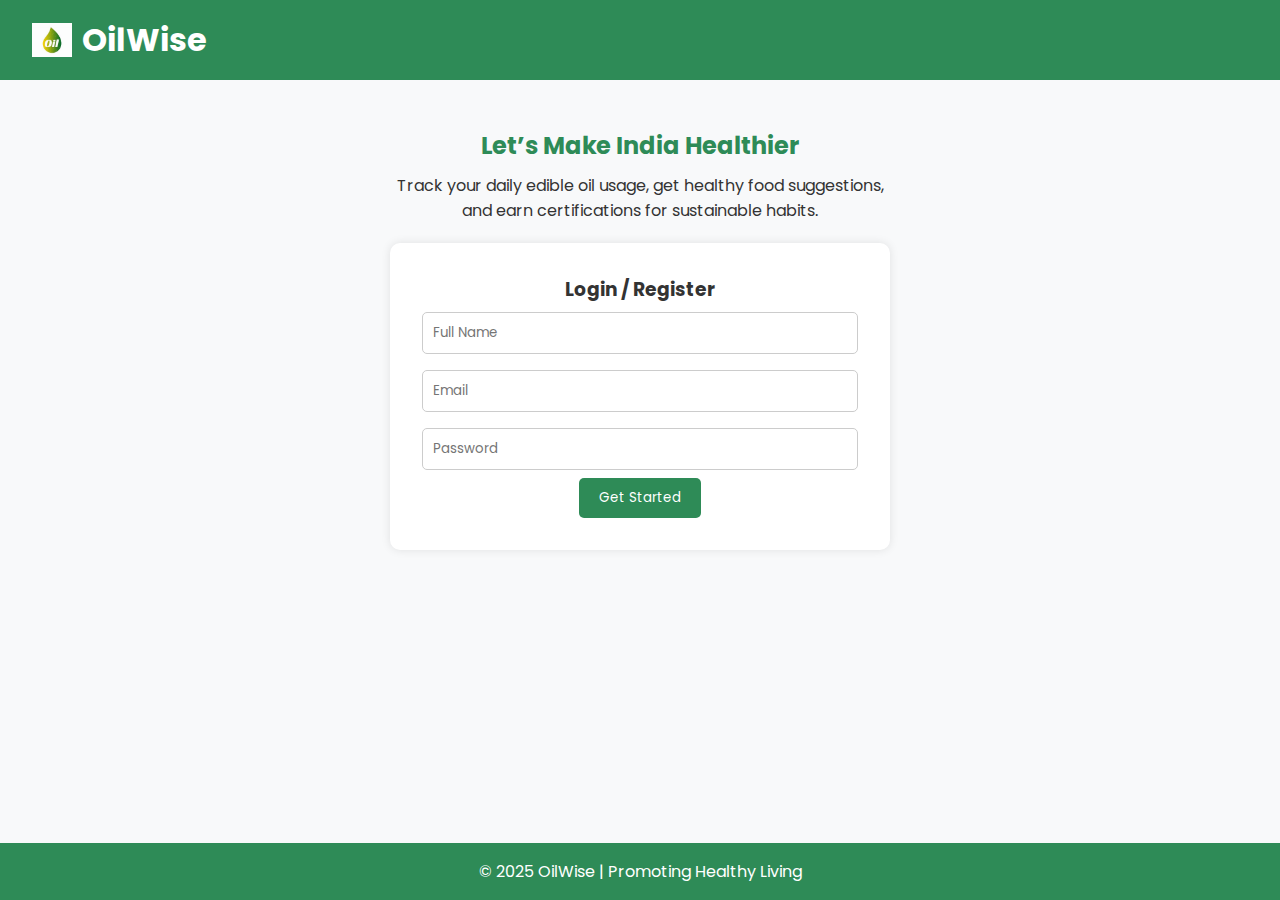
<file: oil-tracker-frontend/index.html>
<!DOCTYPE html>
<html lang="en">
<head>
  <meta charset="UTF-8">
  <meta name="viewport" content="width=device-width, initial-scale=1.0">
  <title>OilWise – Track & Reduce Edible Oil Use</title>
  <link rel="stylesheet" href="assets/css/style.css">
  <link href="https://fonts.googleapis.com/css2?family=Poppins:wght@400;600&display=swap" rel="stylesheet">
</head>
<body>

  <!-- Navbar -->
  <header class="navbar">
    <img src="assets/images/logo.png" alt="OilWise Logo" class="logo">
    <h1>OilWise</h1>
  </header>

  <!-- Main Content -->
  <main class="container">
    <section class="intro">
      <h2>Let’s Make India Healthier</h2>
      <p>Track your daily edible oil usage, get healthy food suggestions, and earn certifications for sustainable habits.</p>
    </section>

    <section class="login-box">
      <h3>Login / Register</h3>
      <form id="loginForm">
        <input type="text" id="name" placeholder="Full Name" required>
        <input type="email" id="email" placeholder="Email" required>
        <input type="password" id="password" placeholder="Password" required>
        <button type="submit" class="btn">Get Started</button>
      </form>
    </section>
  </main>

  <!-- Footer -->
  <footer class="footer">
    <p>© 2025 OilWise | Promoting Healthy Living</p>
  </footer>

  <script src="assets/js/main.js"></script>
</body>
</html>
</file>
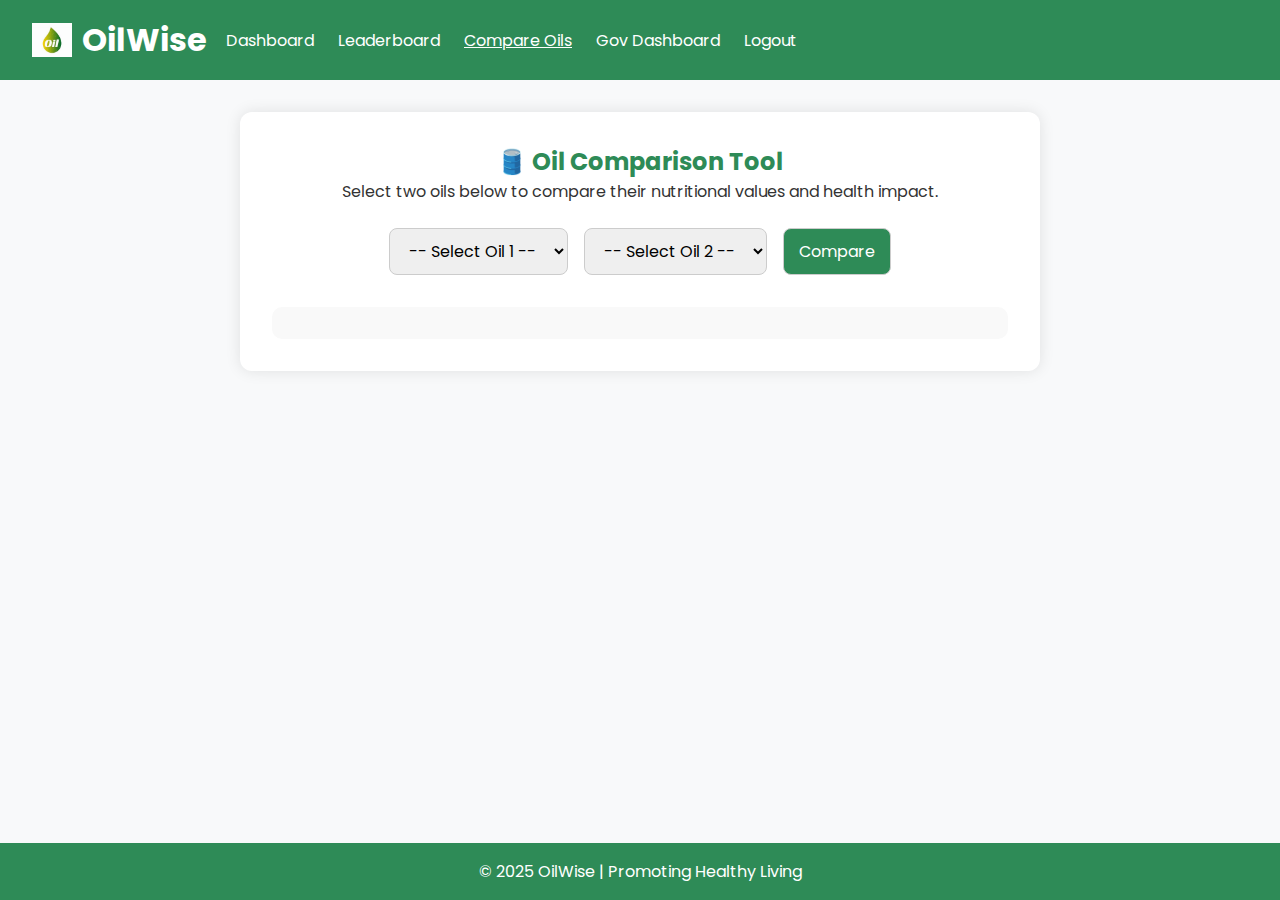
<file: oil-tracker-frontend/compare.html>
<!DOCTYPE html>
<html lang="en">
<head>
  <meta charset="UTF-8">
  <meta name="viewport" content="width=device-width, initial-scale=1.0">
  <title>Compare Oils | OilWise</title>
  <link rel="stylesheet" href="assets/css/style.css">
  <link rel="stylesheet" href="assets/css/compare.css">
  <link href="https://fonts.googleapis.com/css2?family=Poppins:wght@400;600&display=swap" rel="stylesheet">
</head>
<body>

  <!-- Navbar -->
  <header class="navbar">
    <img src="assets/images/logo.png" alt="OilWise Logo" class="logo">
    <h1>OilWise</h1>
    <nav class="nav-links">
      <a href="dashboard.html">Dashboard</a>
      <a href="leaderboard.html">Leaderboard</a>
      <a href="compare.html" class="active">Compare Oils</a>
      <a href="govt-dashboard.html">Gov Dashboard</a>
      <a href="index.html">Logout</a>
    </nav>
  </header>

  <!-- Comparison Section -->
  <main class="compare-container">
    <h2>🛢️ Oil Comparison Tool</h2>
    <p>Select two oils below to compare their nutritional values and health impact.</p>

    <div class="selectors">
      <select id="oil1">
        <option value="">-- Select Oil 1 --</option>
        <option value="Sunflower Oil">Sunflower Oil</option>
        <option value="Mustard Oil">Mustard Oil</option>
        <option value="Olive Oil">Olive Oil</option>
        <option value="Coconut Oil">Coconut Oil</option>
        <option value="Groundnut Oil">Groundnut Oil</option>
      </select>

      <select id="oil2">
        <option value="">-- Select Oil 2 --</option>
        <option value="Sunflower Oil">Sunflower Oil</option>
        <option value="Mustard Oil">Mustard Oil</option>
        <option value="Olive Oil">Olive Oil</option>
        <option value="Coconut Oil">Coconut Oil</option>
        <option value="Groundnut Oil">Groundnut Oil</option>
      </select>

      <button id="compareBtn">Compare</button>
    </div>

    <div id="comparisonResult" class="comparison-result">
      <!-- Filled by JS -->
    </div>
  </main>

  <footer class="footer">
    <p>© 2025 OilWise | Promoting Healthy Living</p>
  </footer>

  <script src="assets/js/compare.js"></script>
</body>
</html>
</file>
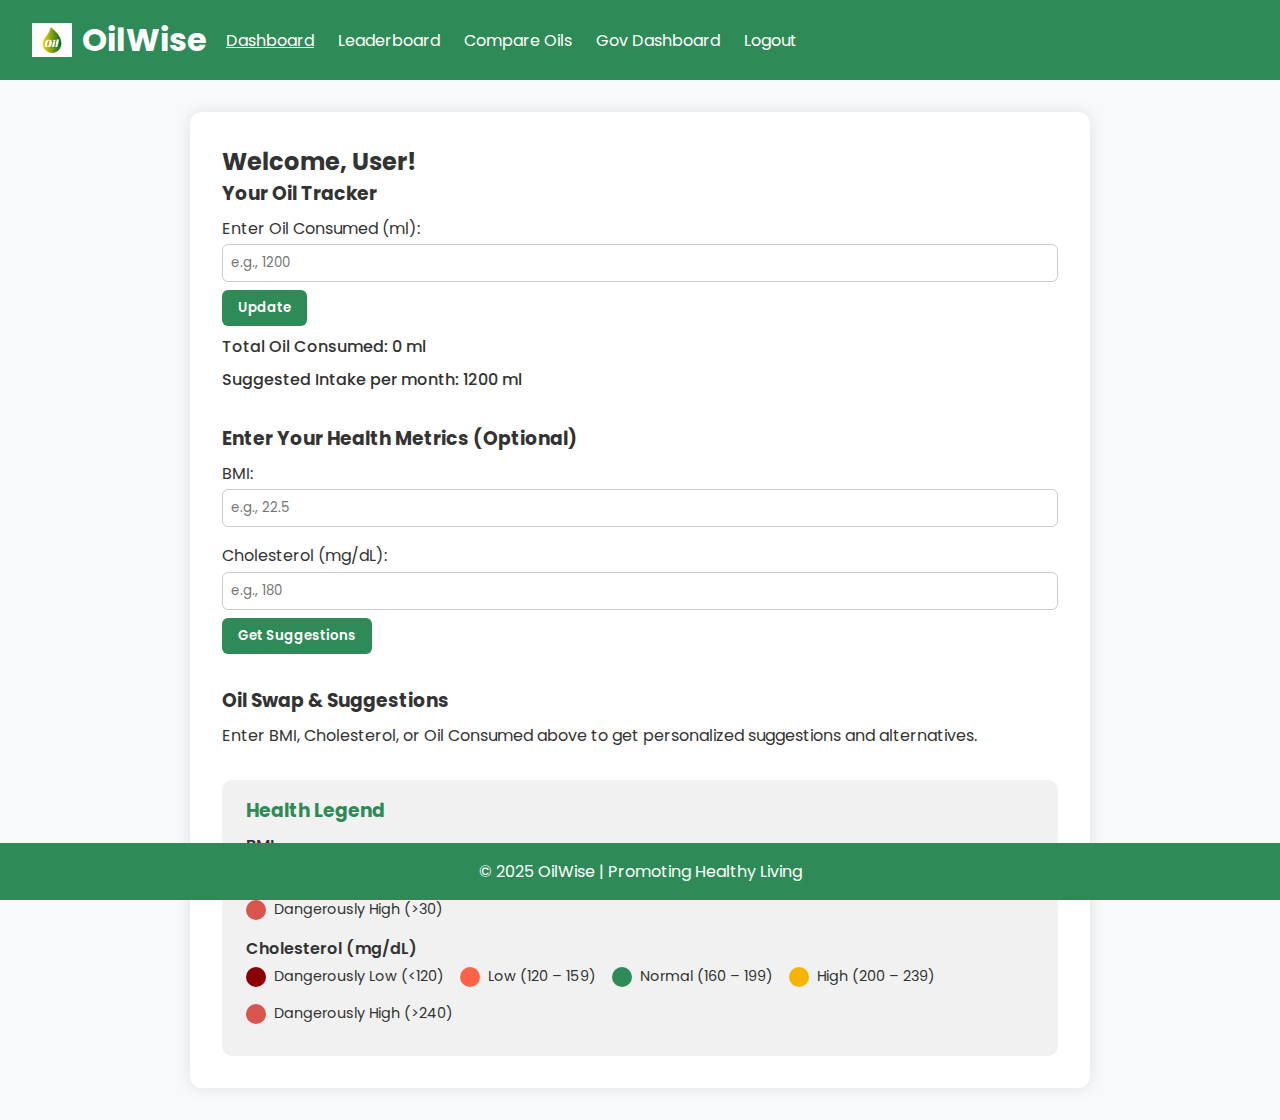
<file: oil-tracker-frontend/dashboard.html>
<!DOCTYPE html>
<html lang="en">
<head>
  <meta charset="UTF-8">
  <meta name="viewport" content="width=device-width, initial-scale=1.0">
  <title>Dashboard | OilWise</title>
  <link rel="stylesheet" href="assets/css/style.css">
  <link rel="stylesheet" href="assets/css/dashboard.css">
  <link href="https://fonts.googleapis.com/css2?family=Poppins:wght@400;600&display=swap" rel="stylesheet">
</head>
<body>

<header class="navbar">
  <img src="assets/images/logo.png" alt="OilWise Logo" class="logo">
  <h1>OilWise</h1>
  <nav class="nav-links">
    <a href="dashboard.html" class="active">Dashboard</a>
    <a href="leaderboard.html">Leaderboard</a>
    <a href="compare.html">Compare Oils</a>
    <a href="govt-dashboard.html">Gov Dashboard</a>
    <a href="index.html">Logout</a>
  </nav>
</header>

<main class="dashboard-container">
  <h2>Welcome, User!</h2>

  <!-- Personal Oil Tracker -->
  <section class="oil-tracker">
    <h3>Your Oil Tracker</h3>
    <form id="oilForm">
      <label for="oilConsumed"> Enter Oil Consumed (ml):</label>
      <input type="number" id="oilConsumed" placeholder="e.g., 1200">
      <button type="submit">Update</button>
    </form>
    <p>Total Oil Consumed: <span id="oilUsed">0</span> ml</p>
    <p>Suggested Intake per month: <span id="suggestedOil">1200</span> ml</p>
  </section>

  <!-- Optional BMI and Cholesterol Inputs -->
  <section class="health-inputs">
    <h3>Enter Your Health Metrics (Optional)</h3>
    <form id="healthForm">
      <label for="bmi">BMI:</label>
      <input type="number" id="bmi" name="bmi" placeholder="e.g., 22.5">
      
      <label for="cholesterol">Cholesterol (mg/dL):</label>
      <input type="number" id="cholesterol" name="cholesterol" placeholder="e.g., 180">
      
      <button type="submit">Get Suggestions</button>
    </form>
  </section>

  <!-- Oil Swap Suggestions -->
  <section class="oil-swap">
    <h3>Oil Swap & Suggestions</h3>
    <div id="oilSuggestions">
      <p>Enter BMI, Cholesterol, or Oil Consumed above to get personalized suggestions and alternatives.</p>
    </div>
  </section>

  <!-- Health Legend at the Bottom -->
  <div class="health-legend-container">
    <h3>Health Legend</h3>
    <div class="legend-section">
      <h4>BMI</h4>
      <div class="legend-items">
        <div class="legend-item"><span class="badge dangerously-low"></span> Dangerously Low (&lt;16)</div>
        <div class="legend-item"><span class="badge low"></span> Low (16 – 18.5)</div>
        <div class="legend-item"><span class="badge normal"></span> Normal (18.5 – 24.9)</div>
        <div class="legend-item"><span class="badge high"></span> High (25 – 30)</div>
        <div class="legend-item"><span class="badge dangerously-high"></span> Dangerously High (&gt;30)</div>
      </div>
    </div>
    <div class="legend-section">
      <h4>Cholesterol (mg/dL)</h4>
      <div class="legend-items">
        <div class="legend-item"><span class="badge dangerously-low"></span> Dangerously Low (&lt;120)</div>
        <div class="legend-item"><span class="badge low"></span> Low (120 – 159)</div>
        <div class="legend-item"><span class="badge normal"></span> Normal (160 – 199)</div>
        <div class="legend-item"><span class="badge high"></span> High (200 – 239)</div>
        <div class="legend-item"><span class="badge dangerously-high"></span> Dangerously High (&gt;240)</div>
      </div>
    </div>
  </div>

</main>

<footer class="footer">
  <p>© 2025 OilWise | Promoting Healthy Living</p>
</footer>

<script src="assets/js/dashboard.js"></script>
</body>
</html>
</file>
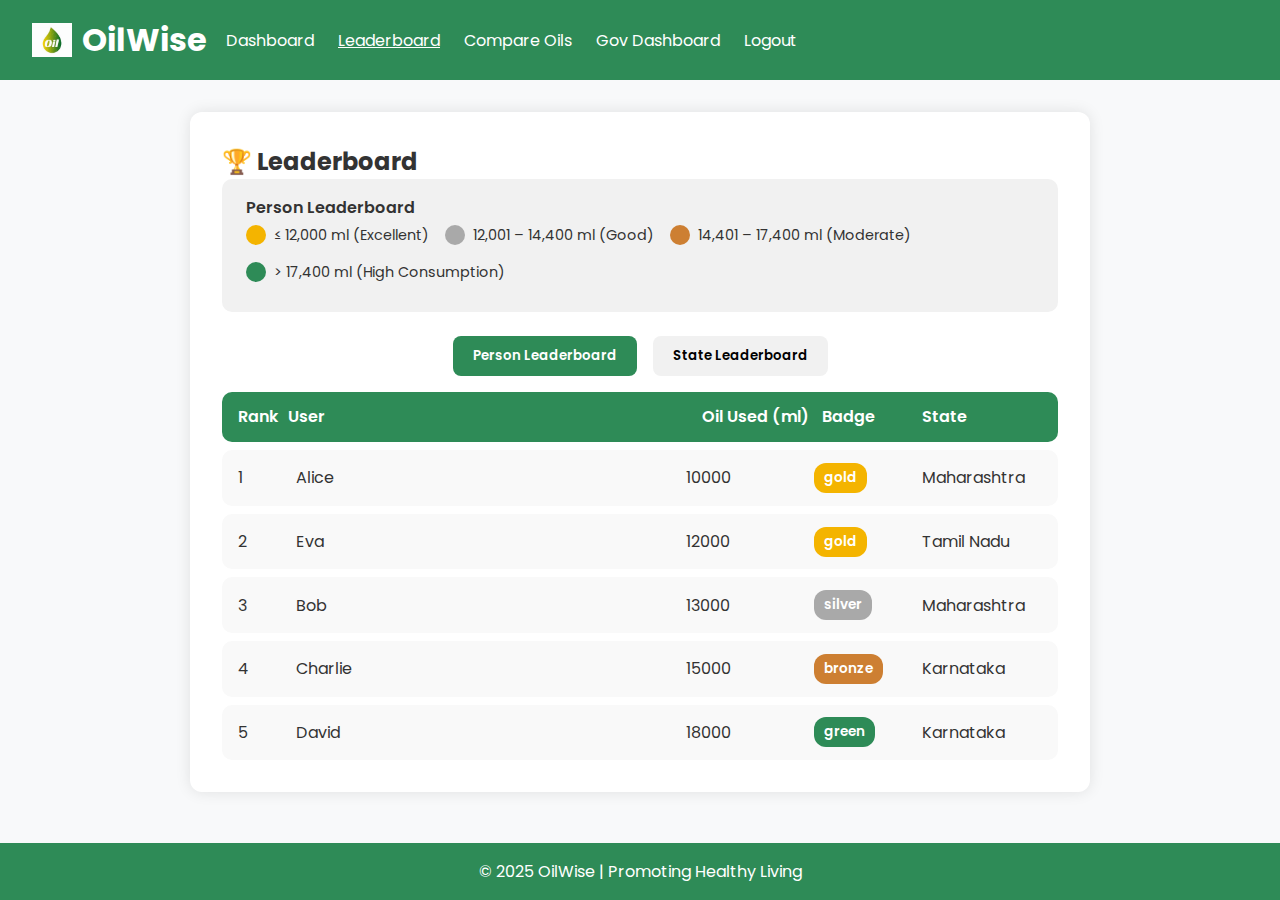
<file: oil-tracker-frontend/leaderboard.html>
<!DOCTYPE html>
<html lang="en">
<head>
  <meta charset="UTF-8">
  <meta name="viewport" content="width=device-width, initial-scale=1.0">
  <title>Leaderboard | OilWise</title>
  <link rel="stylesheet" href="assets/css/style.css">
  <link rel="stylesheet" href="assets/css/leaderboard.css">
  <link href="https://fonts.googleapis.com/css2?family=Poppins:wght@400;600&display=swap" rel="stylesheet">
</head>
<body>

<header class="navbar">
  <img src="assets/images/logo.png" alt="OilWise Logo" class="logo">
  <h1>OilWise</h1>
  <nav class="nav-links">
    <a href="dashboard.html">Dashboard</a>
    <a href="leaderboard.html" class="active">Leaderboard</a>
    <a href="compare.html">Compare Oils</a>
    <a href="govt-dashboard.html">Gov Dashboard</a>
    <a href="index.html">Logout</a>
  </nav>
</header>

<main class="leaderboard-container">
  <h2>🏆 Leaderboard</h2>

  <!-- Legend Box -->
  <div class="legend-container">
    <!-- Person Legend -->
    <div id="personLegend" class="legend-section">
      <h4>Person Leaderboard</h4>
      <div class="legend-items">
        <div class="legend-item"><span class="badge gold"></span> ≤ 12,000 ml (Excellent)</div>
        <div class="legend-item"><span class="badge silver"></span> 12,001 – 14,400 ml (Good)</div>
        <div class="legend-item"><span class="badge bronze"></span> 14,401 – 17,400 ml (Moderate)</div>
        <div class="legend-item"><span class="badge green"></span> > 17,400 ml (High Consumption)</div>
      </div>
    </div>

    <!-- State Legend -->
    <div id="stateLegend" class="legend-section" style="display:none;">
      <h4>State Leaderboard</h4>
      <div class="legend-items">
        <div class="legend-item"><span class="badge green"></span> ≤ 12,000 ml (Low Avg Consumption)</div>
        <div class="legend-item"><span class="badge yellow"></span> 12,001 – 14,400 ml (Moderate Avg)</div>
        <div class="legend-item"><span class="badge red"></span> > 14,400 ml (High Avg Consumption)</div>
      </div>
    </div>
  </div>

  <!-- Tabs -->
  <div class="tabs">
    <button class="tab-btn active" onclick="showTab('person')">Person Leaderboard</button>
    <button class="tab-btn" onclick="showTab('state')">State Leaderboard</button>
  </div>

  <!-- Person Leaderboard -->
  <div id="personLeaderboard" class="leaderboard-table">
    <div class="leaderboard-header">
      <span>Rank</span>
      <span>User</span>
      <span>Oil Used (ml)</span>
      <span>Badge</span>
      <span>State</span>
    </div>
  </div>

  <!-- State Leaderboard -->
  <div id="stateLeaderboard" class="leaderboard-table" style="display:none;">
    <div class="leaderboard-header">
      <span>Rank</span>
      <span>State</span>
      <span>Average Oil Used (ml)</span>
      <span>Badge</span>
    </div>
  </div>
</main>

<footer class="footer">
  <p>© 2025 OilWise | Promoting Healthy Living</p>
</footer>

<script src="assets/js/leaderboard.js"></script>
</body>
</html>
</file>
<file: oil-tracker-frontend/assets/css/style.css>
* {
  margin: 0;
  padding: 0;
  box-sizing: border-box;
  font-family: "Poppins", sans-serif;
}

body {
  background: #f8f9fa;
  color: #333;
}

.navbar {
  display: flex;
  align-items: center;
  padding: 1rem 2rem;
  background: #2e8b57;
  color: white;
}

.logo {
  width: 40px;
  margin-right: 10px;
}

.container {
  max-width: 500px;
  margin: 3rem auto;
  text-align: center;
}

.intro h2 {
  color: #2e8b57;
  margin-bottom: 10px;
}

.login-box {
  background: white;
  padding: 2rem;
  border-radius: 10px;
  box-shadow: 0 0 10px rgba(0,0,0,0.1);
  margin-top: 20px;
}

.login-box input {
  width: 100%;
  padding: 10px;
  margin: 8px 0;
  border: 1px solid #ccc;
  border-radius: 5px;
}

.btn {
  background: #2e8b57;
  color: white;
  border: none;
  padding: 10px 20px;
  border-radius: 5px;
  cursor: pointer;
}

.btn:hover {
  background: #276b45;
}

.footer {
  text-align: center;
  padding: 1rem;
  background: #2e8b57;
  color: white;
  position: fixed;
  bottom: 0;
  width: 100%;
}

.nav-links a {
  color: white;
  margin-left: 20px;
  text-decoration: none;
}

.nav-links a.active {
  text-decoration: underline;
}

.nav-links a:hover {
  text-decoration: underline;
}
</file>
<file: oil-tracker-frontend/assets/css/compare.css>
.compare-container {
  max-width: 800px;
  margin: 2rem auto;
  background: #fff;
  padding: 2rem;
  border-radius: 12px;
  box-shadow: 0 0 15px rgba(0, 0, 0, 0.1);
  text-align: center;
}

.compare-container h2 {
  color: #2e8b57;
}

.selectors {
  display: flex;
  justify-content: center;
  gap: 1rem;
  margin-top: 1.5rem;
  flex-wrap: wrap;
}

select, button {
  padding: 10px 15px;
  font-size: 1rem;
  border: 1px solid #ccc;
  border-radius: 8px;
}

button {
  background-color: #2e8b57;
  color: white;
  cursor: pointer;
  transition: background 0.3s;
}

button:hover {
  background-color: #246c45;
}

.comparison-result {
  margin-top: 2rem;
  text-align: left;
  background: #f9f9f9;
  padding: 1rem;
  border-radius: 10px;
}

.comparison-card {
  display: flex;
  justify-content: space-between;
  padding: 1rem;
  border-bottom: 1px solid #ddd;
}

.comparison-card:last-child {
  border-bottom: none;
}
</file>
<file: oil-tracker-frontend/assets/css/dashboard.css>
.dashboard-container {
  max-width: 900px;
  margin: 2rem auto;
  background: #fff;
  padding: 2rem;
  border-radius: 12px;
  box-shadow: 0 0 15px rgba(0,0,0,0.1);
  font-family: 'Poppins', sans-serif;
}

section {
  margin-bottom: 2rem;
}

form label {
  display: block;
  margin-top: 0.5rem;
  margin-bottom: 0.2rem;
}

form input {
  width: 100%;
  padding: 8px;
  margin-bottom: 0.5rem;
  border-radius: 6px;
  border: 1px solid #ccc;
}

form button {
  padding: 8px 16px;
  border: none;
  border-radius: 6px;
  background-color: #2e8b57;
  color: white;
  font-weight: 600;
  cursor: pointer;
}

form button:hover {
  background-color: #256e46;
}

/* Oil Tracker display */
.oil-tracker p {
  font-weight: 500;
  margin-top: 0.5rem;
}

/* Oil Swap suggestions */
.oil-swap p {
  margin-top: 0.5rem;
}

/* Health Legend Styling */
.health-legend-container {
  background-color: #f1f1f1;
  padding: 1rem 1.5rem;
  border-radius: 10px;
  margin-top: 2rem;
}

.health-legend-container h3 {
  color: #2e8b57;
  margin-bottom: 0.5rem;
}

.legend-section {
  margin-bottom: 1rem;
}

.legend-section h4 {
  margin-bottom: 0.3rem;
  font-weight: 600;
  color: #333;
}

.legend-items {
  display: flex;
  flex-wrap: wrap;
  gap: 1rem;
}

.legend-item {
  display: flex;
  align-items: center;
  gap: 0.5rem;
  font-size: 0.9rem;
}

.legend-item .badge {
  width: 20px;
  height: 20px;
  display: inline-block;
  padding: 0;
  border-radius: 50%;
}

.badge.dangerously-low { background-color: #8b0000; }
.badge.low { background-color: #ff6347; }
.badge.normal { background-color: #2e8b57; }
.badge.high { background-color: #f4b400; }
.badge.dangerously-high { background-color: #d9534f; }
</file>
<file: oil-tracker-frontend/assets/css/leaderboard.css>
.leaderboard-container {
  max-width: 900px;
  margin: 2rem auto;
  background: #fff;
  padding: 2rem;
  border-radius: 12px;
  box-shadow: 0 0 15px rgba(0,0,0,0.1);
  font-family: 'Poppins', sans-serif;
}

.tabs {
  display: flex;
  justify-content: center;
  margin-bottom: 1rem;
  gap: 1rem;
}

.tab-btn {
  padding: 10px 20px;
  border: none;
  border-radius: 8px;
  background-color: #f1f1f1;
  cursor: pointer;
  font-weight: 600;
  transition: background 0.3s;
}

.tab-btn.active {
  background-color: #2e8b57;
  color: white;
}

.leaderboard-table {
  display: flex;
  flex-direction: column;
}

.leaderboard-header, .leaderboard-entry {
  display: grid;
  grid-template-columns: 50px 1fr 120px 100px 120px;
  padding: 0.8rem 1rem;
  align-items: center;
}

.leaderboard-header {
  font-weight: 600;
  background-color: #2e8b57;
  color: white;
  border-radius: 10px;
}

.leaderboard-entry {
  background-color: #f9f9f9;
  margin-top: 0.5rem;
  border-radius: 10px;
  gap: 0.5rem;
}

.badges {
  display: flex;
  gap: 0.5rem;
  flex-wrap: wrap;
}

.badge {
  padding: 5px 10px;
  border-radius: 12px;
  font-weight: 600;
  color: white;
  font-size: 0.85rem;
}

.badge.green { background-color: #2e8b57; }
.badge.bronze { background-color: #cd7f32; }
.badge.silver { background-color: #a9a9a9; }
.badge.gold { background-color: #f4b400; }
.badge.yellow { background-color: #f4b400; }
.badge.red { background-color: #d9534f; }

#stateLeaderboard .leaderboard-entry {
  grid-template-columns: 50px 1fr 150px 100px;
}

#stateLeaderboard .leaderboard-header {
  grid-template-columns: 50px 1fr 150px 100px;
}

/* Legend Styling */
.legend-container {
  background-color: #f1f1f1;
  padding: 1rem 1.5rem;
  border-radius: 10px;
  margin-bottom: 1.5rem;
}

.legend-container h3 {
  margin-bottom: 0.5rem;
  color: #2e8b57;
}

.legend-section {
  margin-bottom: 0.8rem;
}

.legend-section h4 {
  margin-bottom: 0.3rem;
  font-weight: 600;
  color: #333;
}

.legend-items {
  display: flex;
  flex-wrap: wrap;
  gap: 1rem;
}

.legend-item {
  display: flex;
  align-items: center;
  gap: 0.5rem;
  font-size: 0.9rem;
}

.legend-item .badge {
  width: 20px;
  height: 20px;
  display: inline-block;
  padding: 0;
}
</file>
